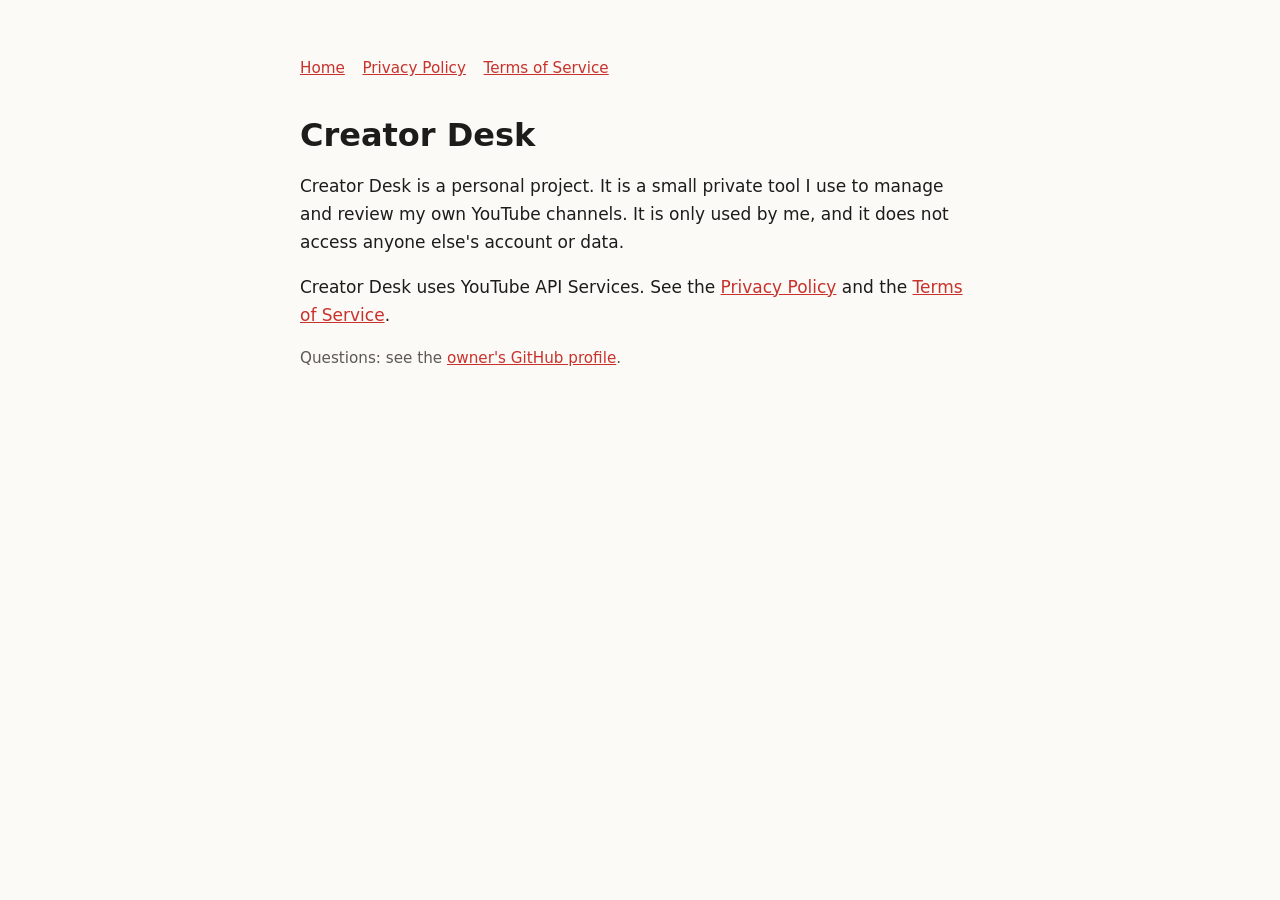
<file: index.html>
<!doctype html>
<html lang="en"><head><meta charset="utf-8"><meta name="viewport" content="width=device-width,initial-scale=1">
<title>Creator Desk</title><link rel="stylesheet" href="style.css"></head>
<body><main>
<nav><a href="index.html">Home</a><a href="privacy.html">Privacy Policy</a><a href="terms.html">Terms of Service</a></nav>
<h1>Creator Desk</h1>
<p>Creator Desk is a personal project. It is a small private tool I use to manage and review my own YouTube channels. It is only used by me, and it does not access anyone else's account or data.</p>
<p>Creator Desk uses YouTube API Services. See the <a href="privacy.html">Privacy Policy</a> and the <a href="terms.html">Terms of Service</a>.</p>
<p class="muted">Questions: see the <a href="https://github.com/Shayan9919">owner's GitHub profile</a>.</p>
</main></body></html>
</file>
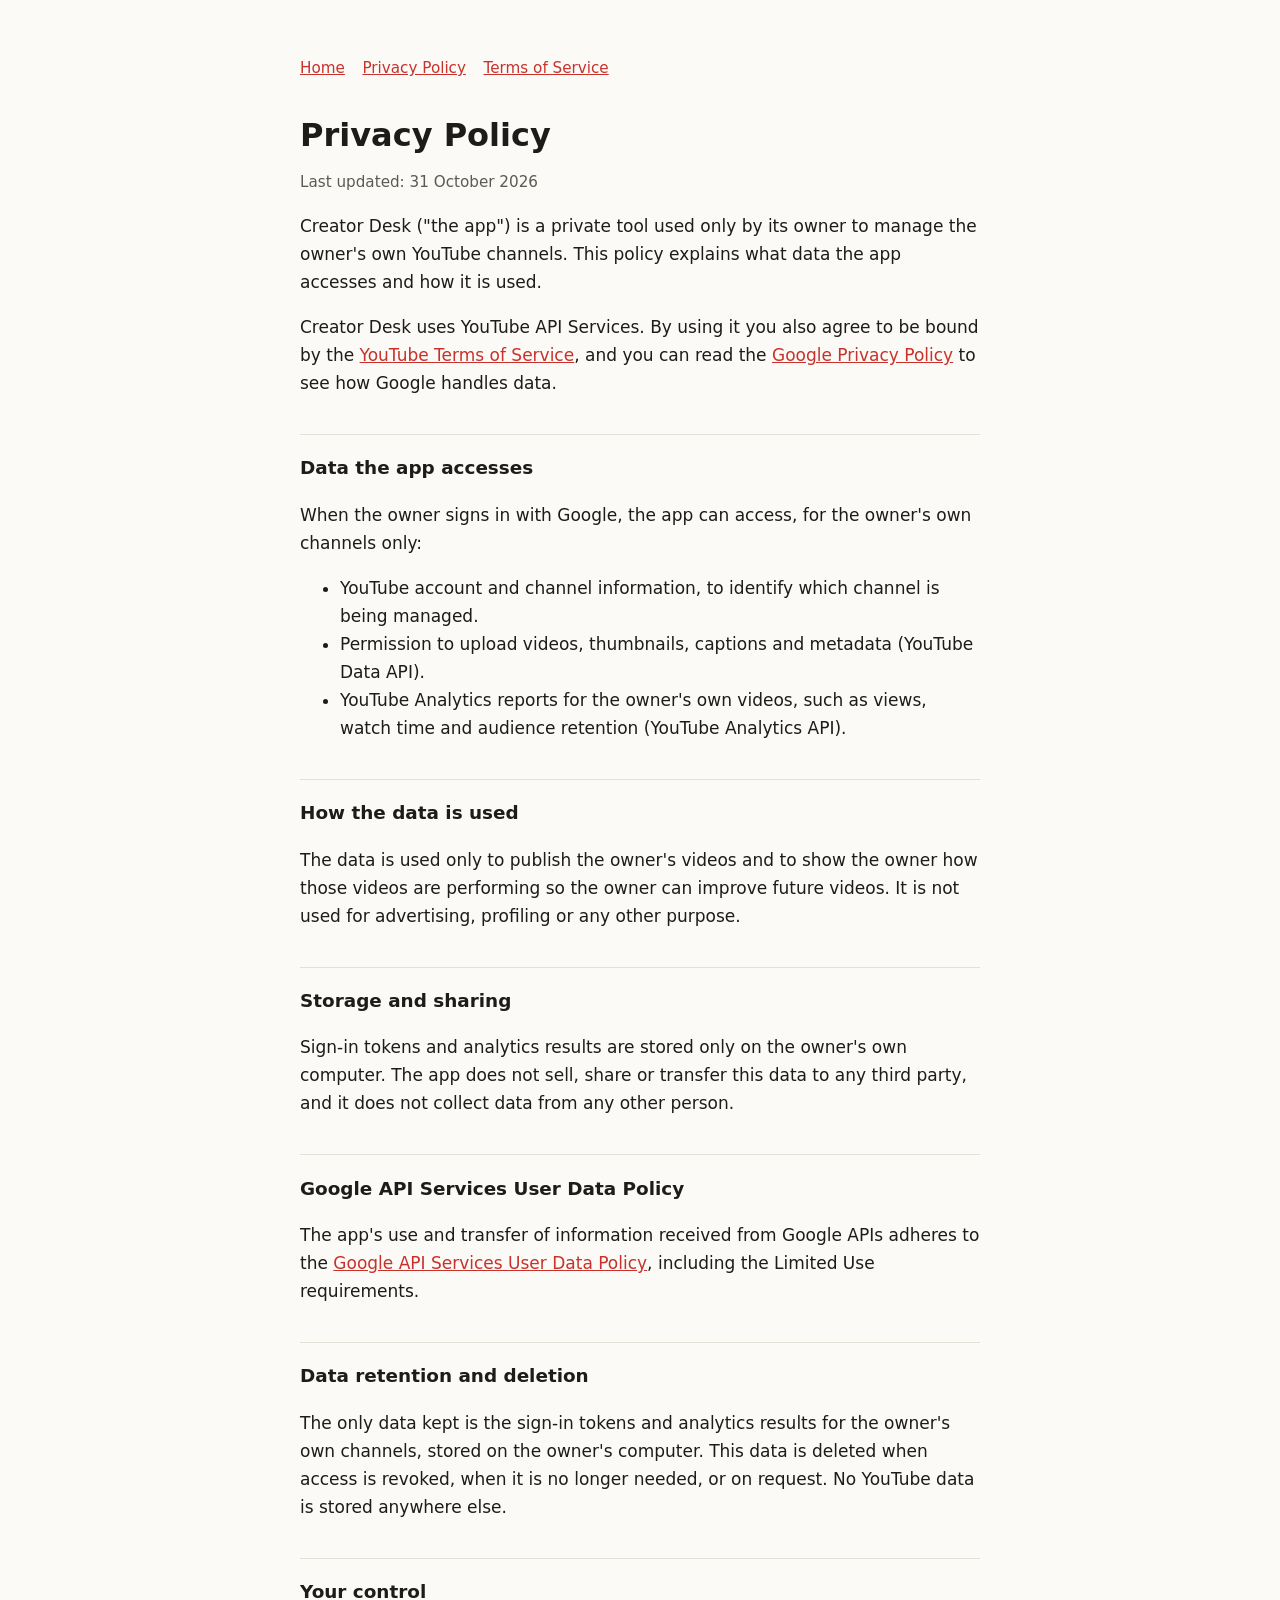
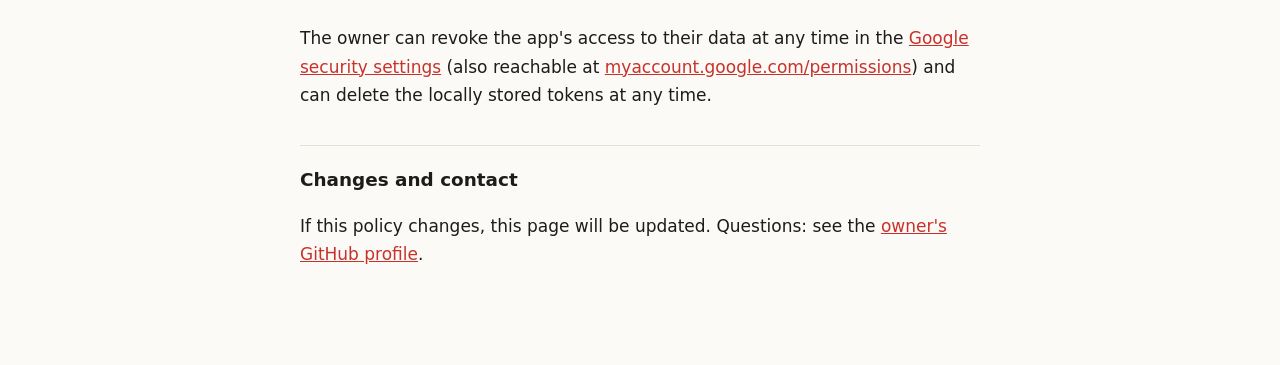
<file: privacy.html>
<!doctype html>
<html lang="en"><head><meta charset="utf-8"><meta name="viewport" content="width=device-width,initial-scale=1">
<title>Privacy Policy · Creator Desk</title><link rel="stylesheet" href="style.css"></head>
<body><main>
<nav><a href="index.html">Home</a><a href="privacy.html">Privacy Policy</a><a href="terms.html">Terms of Service</a></nav>
<h1>Privacy Policy</h1>
<p class="muted">Last updated: 31 October 2026</p>
<p>Creator Desk ("the app") is a private tool used only by its owner to manage the owner's own YouTube channels. This policy explains what data the app accesses and how it is used.</p>
<p>Creator Desk uses YouTube API Services. By using it you also agree to be bound by the <a href="https://www.youtube.com/t/terms">YouTube Terms of Service</a>, and you can read the <a href="https://policies.google.com/privacy">Google Privacy Policy</a> to see how Google handles data.</p>
<h2>Data the app accesses</h2>
<p>When the owner signs in with Google, the app can access, for the owner's own channels only:</p>
<ul>
<li>YouTube account and channel information, to identify which channel is being managed.</li>
<li>Permission to upload videos, thumbnails, captions and metadata (YouTube Data API).</li>
<li>YouTube Analytics reports for the owner's own videos, such as views, watch time and audience retention (YouTube Analytics API).</li>
</ul>
<h2>How the data is used</h2>
<p>The data is used only to publish the owner's videos and to show the owner how those videos are performing so the owner can improve future videos. It is not used for advertising, profiling or any other purpose.</p>
<h2>Storage and sharing</h2>
<p>Sign-in tokens and analytics results are stored only on the owner's own computer. The app does not sell, share or transfer this data to any third party, and it does not collect data from any other person.</p>
<h2>Google API Services User Data Policy</h2>
<p>The app's use and transfer of information received from Google APIs adheres to the <a href="https://developers.google.com/terms/api-services-user-data-policy">Google API Services User Data Policy</a>, including the Limited Use requirements.</p>
<h2>Data retention and deletion</h2>
<p>The only data kept is the sign-in tokens and analytics results for the owner's own channels, stored on the owner's computer. This data is deleted when access is revoked, when it is no longer needed, or on request. No YouTube data is stored anywhere else.</p>
<h2>Your control</h2>
<p>The owner can revoke the app's access to their data at any time in the <a href="https://security.google.com/settings/security/permissions">Google security settings</a> (also reachable at <a href="https://myaccount.google.com/permissions">myaccount.google.com/permissions</a>) and can delete the locally stored tokens at any time.</p>
<h2>Changes and contact</h2>
<p>If this policy changes, this page will be updated. Questions: see the <a href="https://github.com/Shayan9919">owner's GitHub profile</a>.</p>
</main></body></html>
</file>
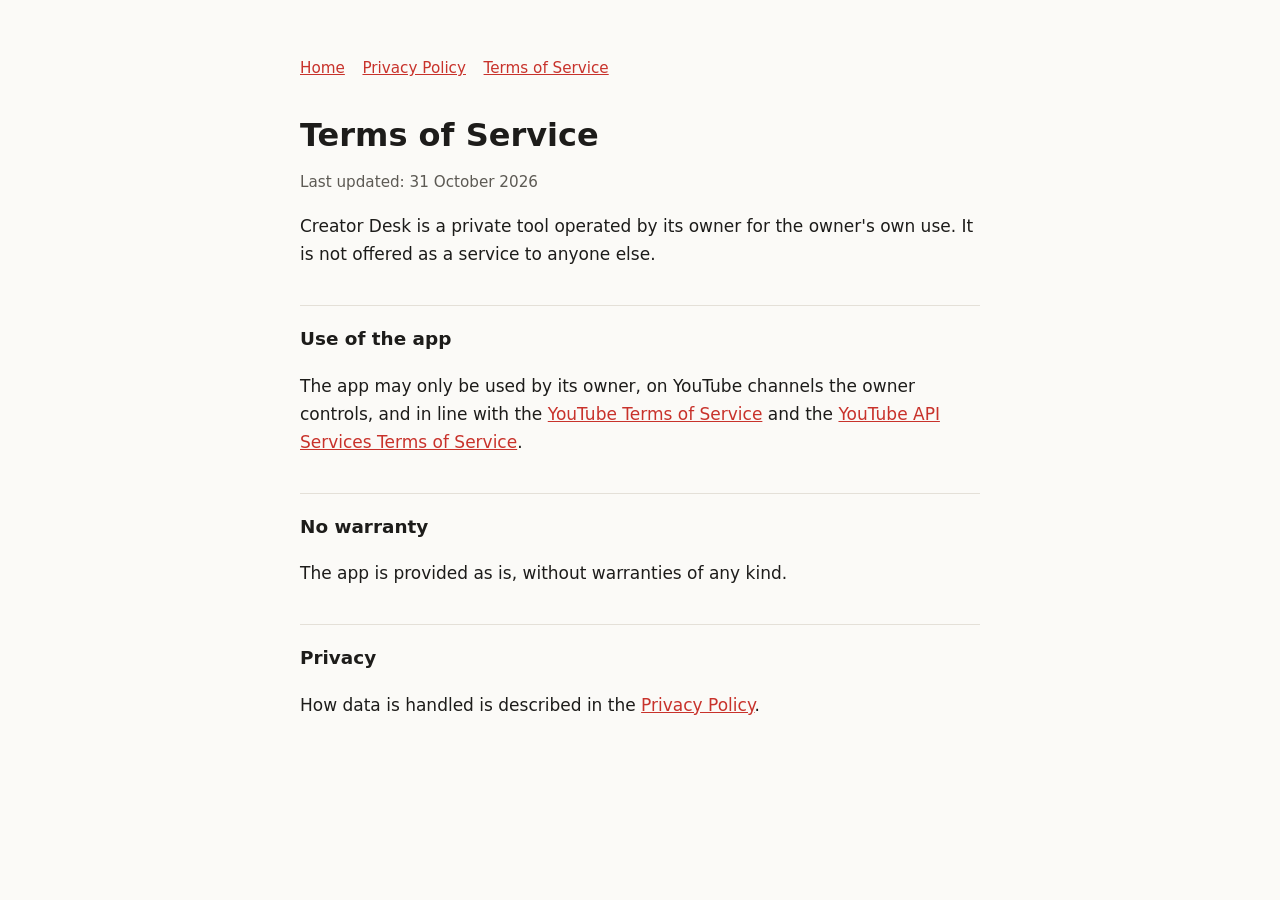
<file: terms.html>
<!doctype html>
<html lang="en"><head><meta charset="utf-8"><meta name="viewport" content="width=device-width,initial-scale=1">
<title>Terms of Service · Creator Desk</title><link rel="stylesheet" href="style.css"></head>
<body><main>
<nav><a href="index.html">Home</a><a href="privacy.html">Privacy Policy</a><a href="terms.html">Terms of Service</a></nav>
<h1>Terms of Service</h1>
<p class="muted">Last updated: 31 October 2026</p>
<p>Creator Desk is a private tool operated by its owner for the owner's own use. It is not offered as a service to anyone else.</p>
<h2>Use of the app</h2>
<p>The app may only be used by its owner, on YouTube channels the owner controls, and in line with the <a href="https://www.youtube.com/t/terms">YouTube Terms of Service</a> and the <a href="https://developers.google.com/youtube/terms/api-services-terms-of-service">YouTube API Services Terms of Service</a>.</p>
<h2>No warranty</h2>
<p>The app is provided as is, without warranties of any kind.</p>
<h2>Privacy</h2>
<p>How data is handled is described in the <a href="privacy.html">Privacy Policy</a>.</p>
</main></body></html>
</file>
<file: style.css>
:root{--bg:#fbfaf7;--ink:#1d1c1a;--muted:#5d5a54;--accent:#c8322b;--line:#e4e0d8}
@media (prefers-color-scheme:dark){:root{--bg:#161615;--ink:#efece6;--muted:#a8a49c;--line:#2e2d2a}}
*{box-sizing:border-box}
body{margin:0;background:var(--bg);color:var(--ink);font:17px/1.65 system-ui,-apple-system,"Segoe UI",Roboto,Ubuntu,sans-serif}
main{max-width:720px;margin:0 auto;padding:56px 20px 80px}
h1{font-size:2rem;line-height:1.2;margin:0 0 .4em}
h2{font-size:1.15rem;margin:2em 0 .4em;padding-top:1em;border-top:1px solid var(--line)}
p,li{color:var(--ink)} .muted{color:var(--muted);font-size:.95rem}
a{color:var(--accent)} nav{margin-bottom:2.2rem;font-size:.95rem} nav a{margin-right:1.1rem}
</file>
